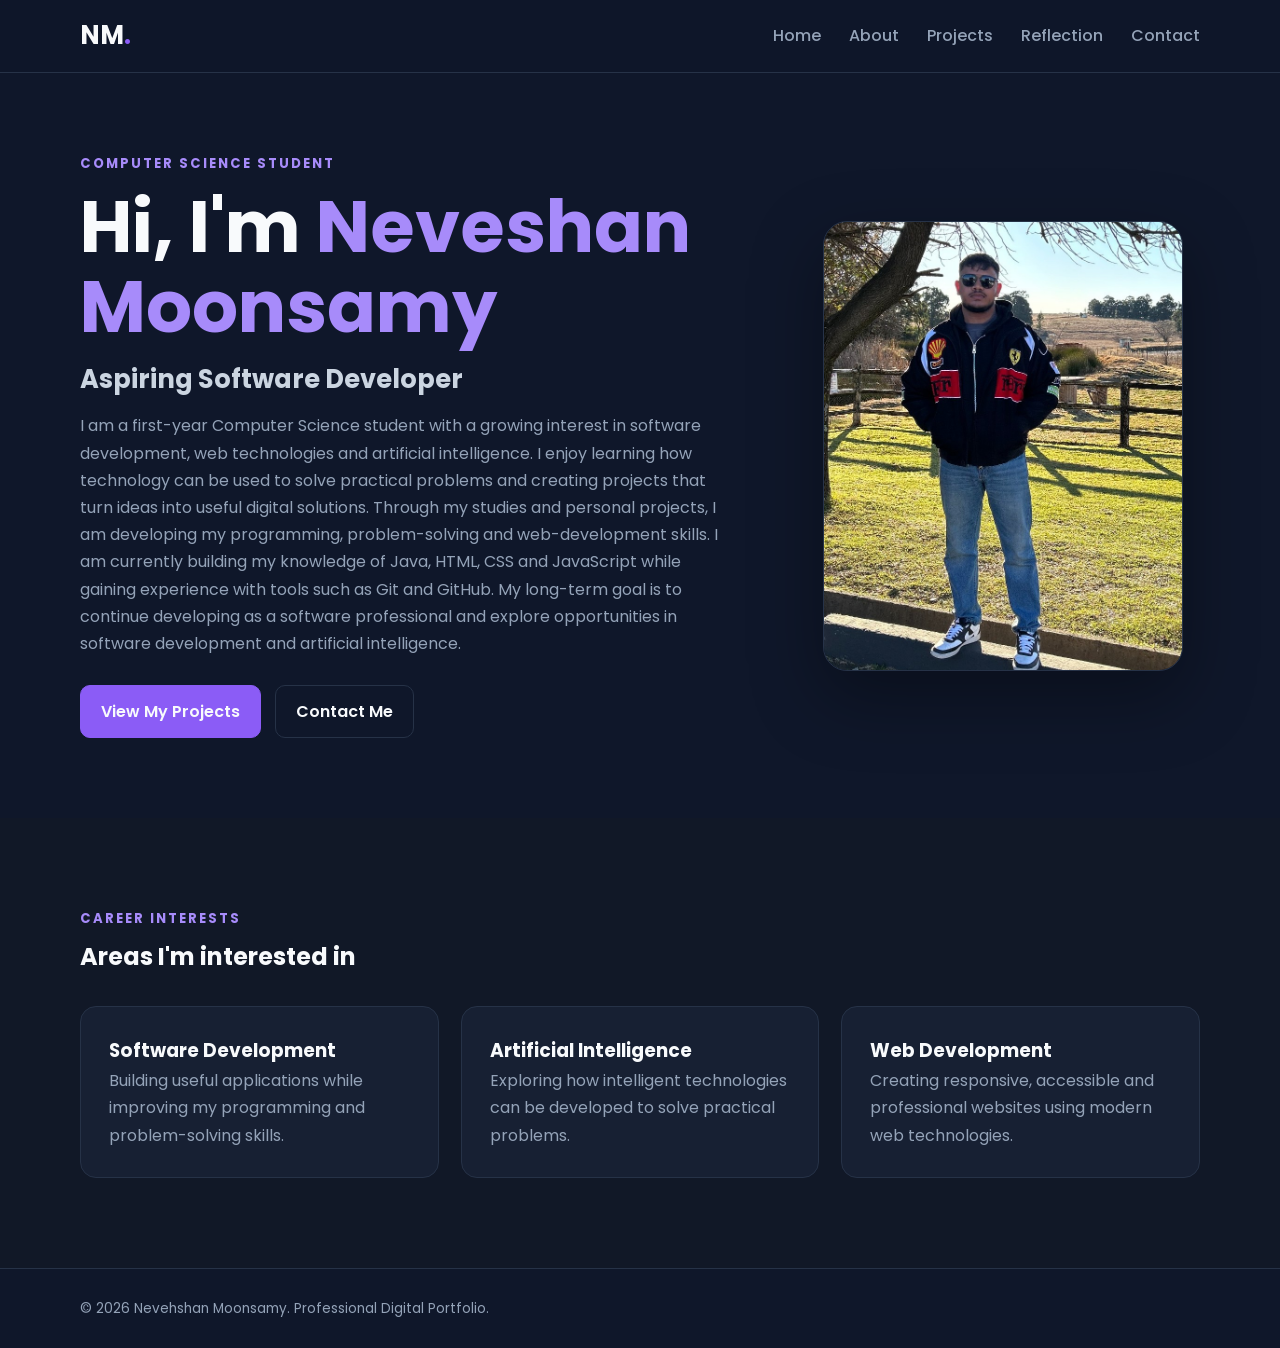
<file: index.html>
<!DOCTYPE html>
<html lang="en">
<head>
  <meta charset="UTF-8">
  <meta name="viewport" content="width=device-width, initial-scale=1.0">
  <meta name="description" content="Professional portfolio of Nevehshan Moonsamy, a Computer Science student and aspiring software developer.">
  <title>Home | Nevehshan Moonsamy</title>
  <link rel="preconnect" href="https://fonts.googleapis.com">
  <link rel="preconnect" href="https://fonts.gstatic.com" crossorigin>
  <link href="https://fonts.googleapis.com/css2?family=Poppins:wght@400;500;600;700&display=swap" rel="stylesheet">
  <link rel="stylesheet" href="style.css">
</head>
<body>
<header class="site-header">
  <nav class="navbar container" aria-label="Main navigation">
    <a class="brand" href="index.html">NM<span>.</span></a>
    <button class="menu-toggle" aria-label="Open navigation" aria-expanded="false">☰</button>
    <div class="nav-links">
      <a href="index.html">Home</a>
      <a href="about.html">About</a>
      <a href="projects.html">Projects</a>
      <a href="reflection.html">Reflection</a>
      <a href="contact.html">Contact</a>
    </div>
  </nav>
</header>
<main>

<section class="hero container">
  <div class="hero-text">
    <p class="eyebrow">COMPUTER SCIENCE STUDENT</p>
    <h1>Hi, I'm <span>Neveshan Moonsamy</span></h1>
    <h2>Aspiring Software Developer</h2>
    <p class="lead">I am a first-year Computer Science student with a growing interest in software development, web technologies and artificial intelligence. I enjoy learning how technology can be used to solve practical problems and creating projects that turn ideas into useful digital solutions. Through my studies and personal projects, I am developing my programming, problem-solving and web-development skills. I am currently building my knowledge of Java, HTML, CSS and JavaScript while gaining experience with tools such as Git and GitHub. My long-term goal is to continue developing as a software professional and explore opportunities in software development and artificial intelligence.</p>
    <div class="button-row">
      <a class="button primary" href="projects.html">View My Projects</a>
      <a class="button secondary" href="contact.html">Contact Me</a>
    </div>
  </div>
  <div class="hero-image">
    <img src="images/profile.jpg" alt="Professional portrait of Nevehshan Moonsamy">
  </div>
</section>

<section class="section alt">
  <div class="container">
    <p class="eyebrow">CAREER INTERESTS</p>
    <h2>Areas I'm interested in</h2>
    <div class="interest-grid">
      <div class="card"><h3>Software Development</h3><p>Building useful applications while improving my programming and problem-solving skills.</p></div>
      <div class="card"><h3>Artificial Intelligence</h3><p>Exploring how intelligent technologies can be developed to solve practical problems.</p></div>
      <div class="card"><h3>Web Development</h3><p>Creating responsive, accessible and professional websites using modern web technologies.</p></div>
    </div>
  </div>
</section>

</main>
<footer class="footer">
  <div class="container">
    <p>© 2026 Nevehshan Moonsamy. Professional Digital Portfolio.</p>
  </div>
</footer>
<script src="script.js"></script>
</body>
</html>
</file>
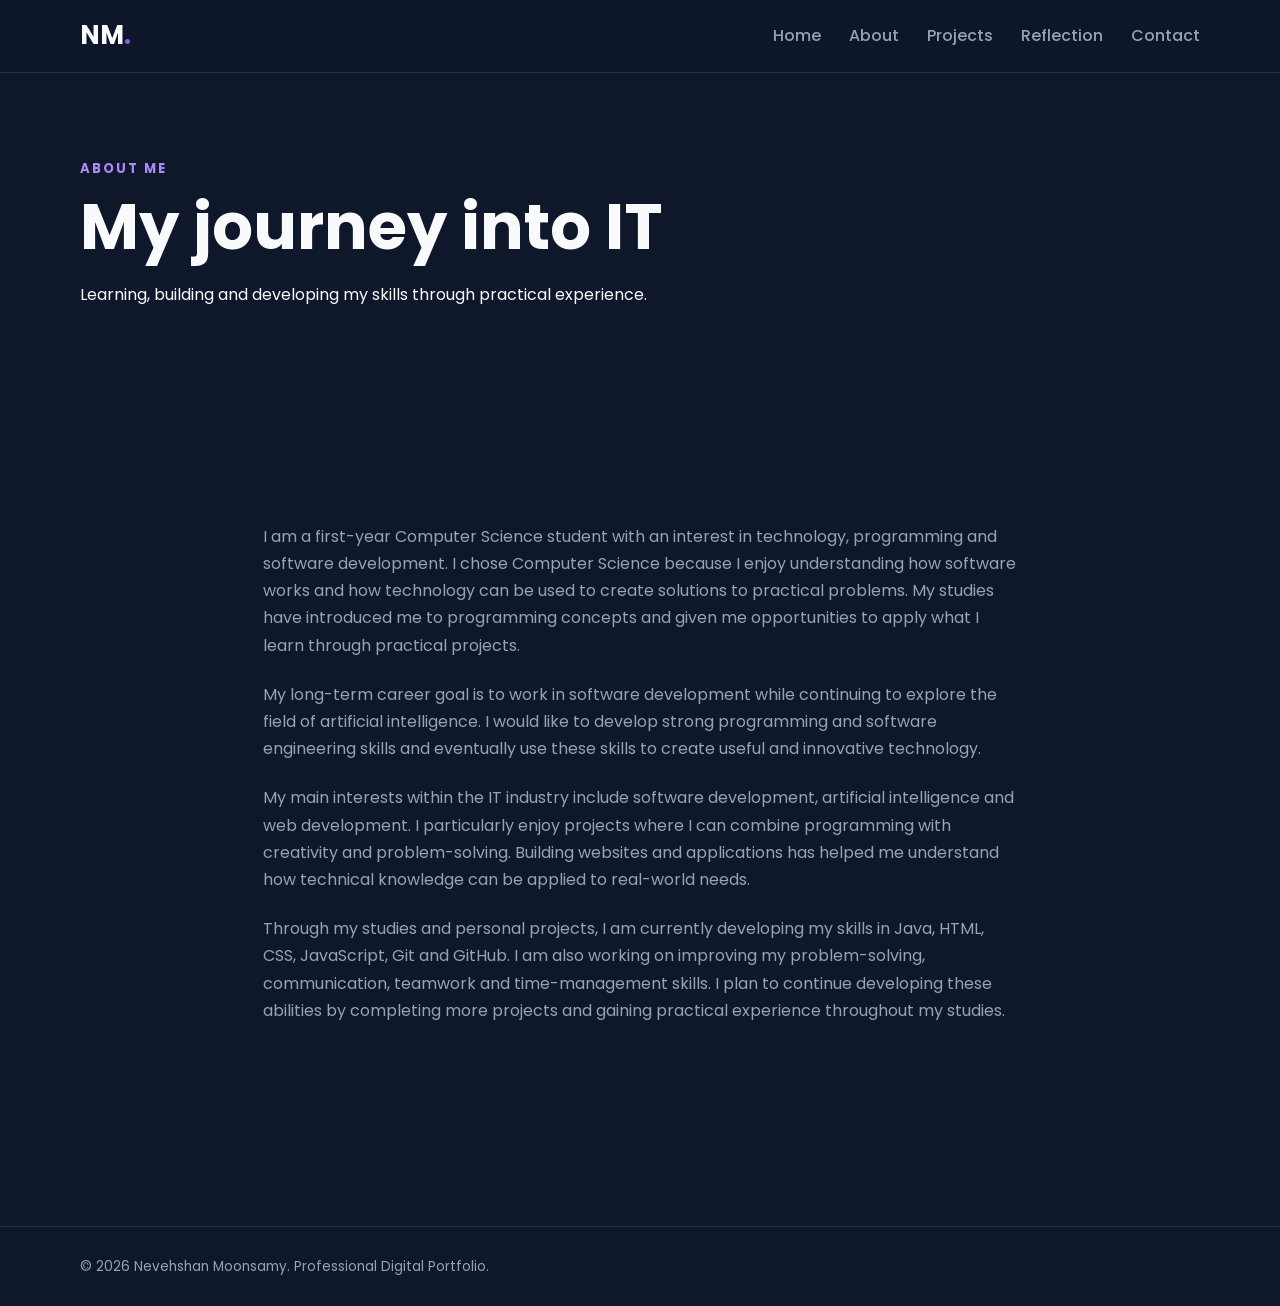
<file: about.html>
<!DOCTYPE html>
<html lang="en">
<head>
  <meta charset="UTF-8">
  <meta name="viewport" content="width=device-width, initial-scale=1.0">
  <meta name="description" content="Learn about Nevehshan Moonsamy's Computer Science studies, career goals, interests and developing IT skills.">
  <title>About Me | Nevehshan Moonsamy</title>
  <link rel="preconnect" href="https://fonts.googleapis.com">
  <link rel="preconnect" href="https://fonts.gstatic.com" crossorigin>
  <link href="https://fonts.googleapis.com/css2?family=Poppins:wght@400;500;600;700&display=swap" rel="stylesheet">
  <link rel="stylesheet" href="style.css">
</head>
<body>
<header class="site-header">
  <nav class="navbar container" aria-label="Main navigation">
    <a class="brand" href="index.html">NM<span>.</span></a>
    <button class="menu-toggle" aria-label="Open navigation" aria-expanded="false">☰</button>
    <div class="nav-links">
      <a href="index.html">Home</a>
      <a href="about.html">About</a>
      <a href="projects.html">Projects</a>
      <a href="reflection.html">Reflection</a>
      <a href="contact.html">Contact</a>
    </div>
  </nav>
</header>
<main>

<section class="page-hero container">
  <p class="eyebrow">ABOUT ME</p>
  <h1>My journey into IT</h1>
  <p>Learning, building and developing my skills through practical experience.</p>
</section>
<section class="section container narrow">
  <section class="section container narrow">

  <p>
    I am a first-year Computer Science student with an interest in technology,
    programming and software development. I chose Computer Science because I
    enjoy understanding how software works and how technology can be used to
    create solutions to practical problems. My studies have introduced me to
    programming concepts and given me opportunities to apply what I learn
    through practical projects.
  </p>

  <p>
    My long-term career goal is to work in software development while
    continuing to explore the field of artificial intelligence. I would like
    to develop strong programming and software engineering skills and
    eventually use these skills to create useful and innovative technology.
  </p>

  <p>
    My main interests within the IT industry include software development,
    artificial intelligence and web development. I particularly enjoy
    projects where I can combine programming with creativity and
    problem-solving. Building websites and applications has helped me
    understand how technical knowledge can be applied to real-world needs.
  </p>

  <p>
    Through my studies and personal projects, I am currently developing my
    skills in Java, HTML, CSS, JavaScript, Git and GitHub. I am also working
    on improving my problem-solving, communication, teamwork and
    time-management skills. I plan to continue developing these abilities by
    completing more projects and gaining practical experience throughout my
    studies.
  </p>

</section>


</main>
<footer class="footer">
  <div class="container">
    <p>© 2026 Nevehshan Moonsamy. Professional Digital Portfolio.</p>
  </div>
</footer>
<script src="script.js"></script>
</body>
</html>
</file>
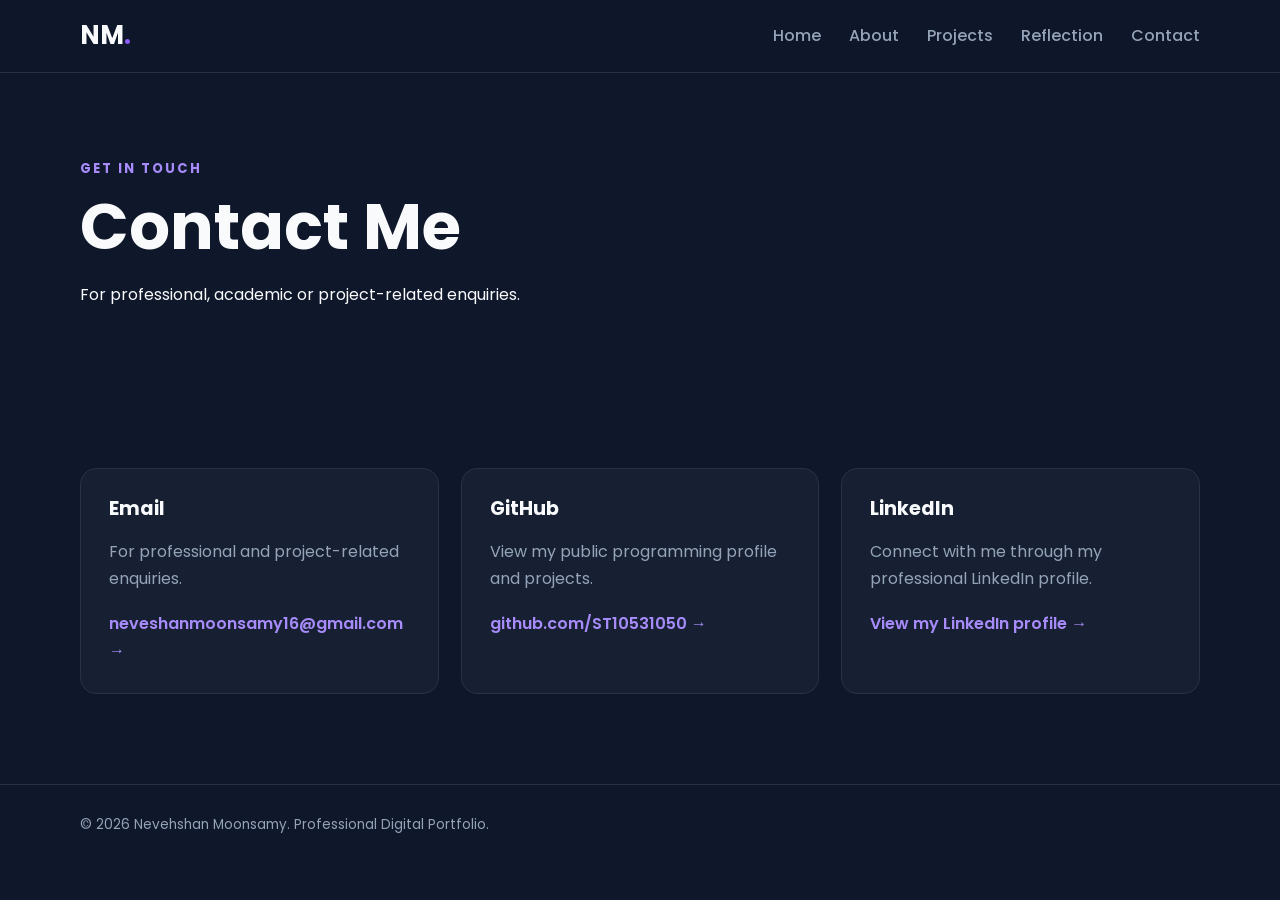
<file: contact.html>
<!DOCTYPE html>
<html lang="en">
<head>
  <meta charset="UTF-8">
  <meta name="viewport" content="width=device-width, initial-scale=1.0">
  <meta name="description" content="Contact information and professional profile links for Nevehshan Moonsamy.">
  <title>Contact | Nevehshan Moonsamy</title>
  <link rel="preconnect" href="https://fonts.googleapis.com">
  <link rel="preconnect" href="https://fonts.gstatic.com" crossorigin>
  <link href="https://fonts.googleapis.com/css2?family=Poppins:wght@400;500;600;700&display=swap" rel="stylesheet">
  <link rel="stylesheet" href="style.css">
</head>
<body>
<header class="site-header">
  <nav class="navbar container" aria-label="Main navigation">
    <a class="brand" href="index.html">NM<span>.</span></a>
    <button class="menu-toggle" aria-label="Open navigation" aria-expanded="false">☰</button>
    <div class="nav-links">
      <a href="index.html">Home</a>
      <a href="about.html">About</a>
      <a href="projects.html">Projects</a>
      <a href="reflection.html">Reflection</a>
      <a href="contact.html">Contact</a>
    </div>
  </nav>
</header>
<main>

<section class="page-hero container">
  <p class="eyebrow">GET IN TOUCH</p>
  <h1>Contact Me</h1>
  <p>For professional, academic or project-related enquiries.</p>
</section>
<section class="section container">
  <div class="contact-grid">
    <div class="card contact-card">
      <h2>Email</h2>
      <p>For professional and project-related enquiries.</p>
      <a class="text-link" href="mailto:neveshanmoonsamy16@gmail.com">neveshanmoonsamy16@gmail.com →</a>
    </div>
    <div class="card contact-card">
      <h2>GitHub</h2>
      <p>View my public programming profile and projects.</p>
      <a class="text-link" href="https://github.com/ST10531050" target="_blank" rel="noopener">github.com/ST10531050 →</a>
    </div>
    <div class="card contact-card">
  <h2>LinkedIn</h2>
  <p>Connect with me through my professional LinkedIn profile.</p>
  <a
    class="text-link"
    href="https://www.linkedin.com/in/neveshan-moonsamy-198989316/"
    target="_blank"
    rel="noopener"
  >
    View my LinkedIn profile →
  </a>
</div>
  </div>
</section>

</main>
<footer class="footer">
  <div class="container">
    <p>© 2026 Nevehshan Moonsamy. Professional Digital Portfolio.</p>
  </div>
</footer>
<script src="script.js"></script>
</body>
</html>
</file>
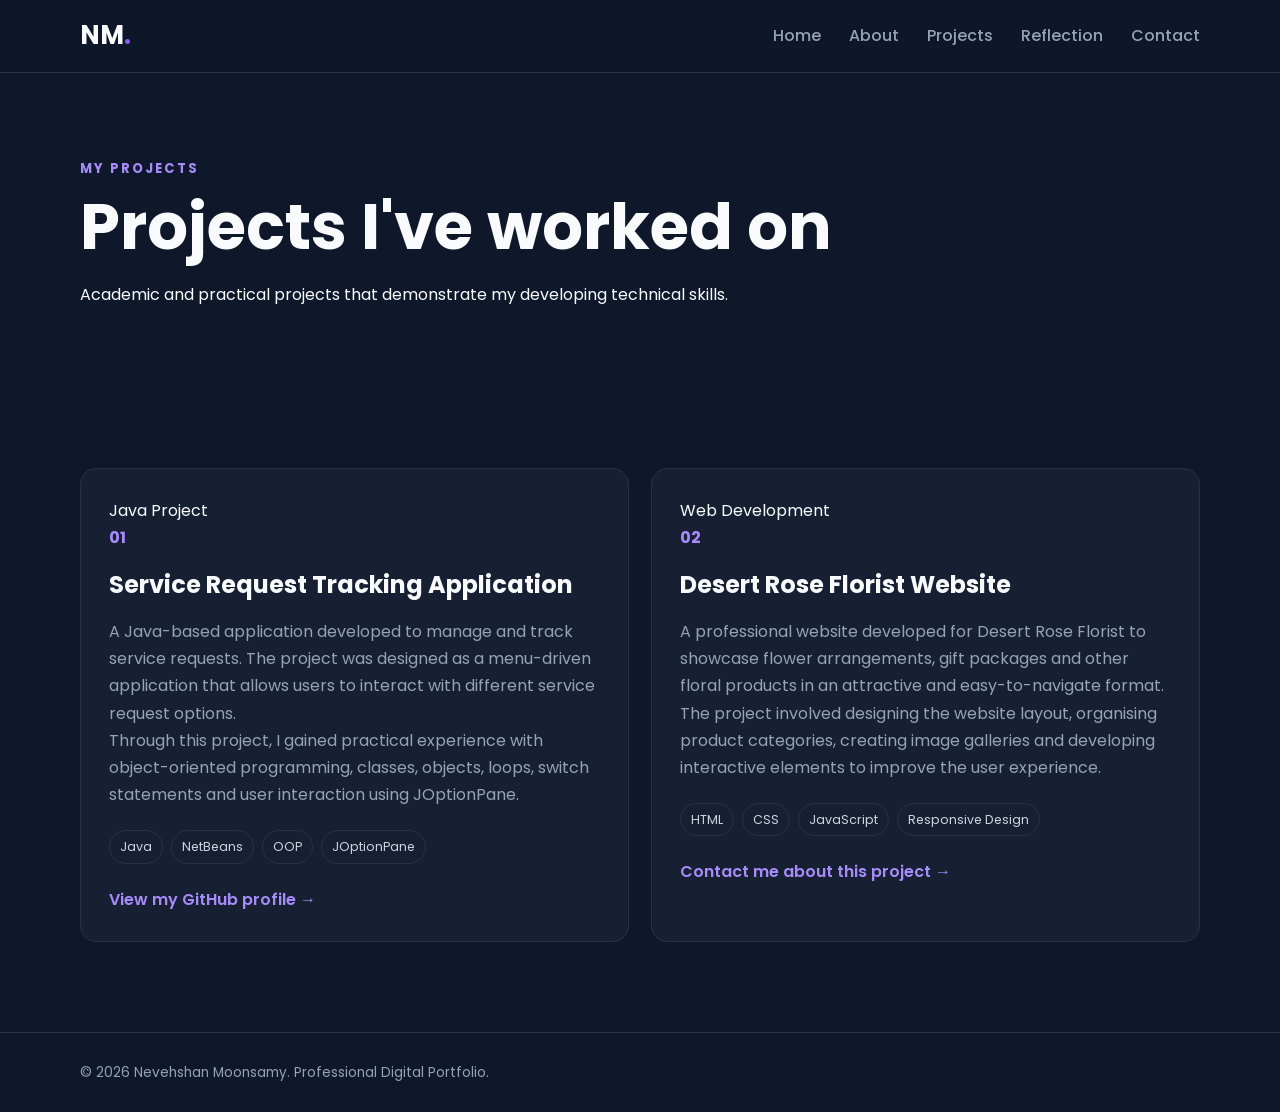
<file: projects.html>
<!DOCTYPE html>
<html lang="en">
<head>
  <meta charset="UTF-8">
  <meta name="viewport" content="width=device-width, initial-scale=1.0">
  <meta name="description" content="Portfolio projects by Nevehshan Moonsamy, including Java programming and the Desert Rose Florist website.">
  <title>Projects | Nevehshan Moonsamy</title>
  <link rel="preconnect" href="https://fonts.googleapis.com">
  <link rel="preconnect" href="https://fonts.gstatic.com" crossorigin>
  <link href="https://fonts.googleapis.com/css2?family=Poppins:wght@400;500;600;700&display=swap" rel="stylesheet">
  <link rel="stylesheet" href="style.css">
</head>
<body>
<header class="site-header">
  <nav class="navbar container" aria-label="Main navigation">
    <a class="brand" href="index.html">NM<span>.</span></a>
    <button class="menu-toggle" aria-label="Open navigation" aria-expanded="false">☰</button>
    <div class="nav-links">
      <a href="index.html">Home</a>
      <a href="about.html">About</a>
      <a href="projects.html">Projects</a>
      <a href="reflection.html">Reflection</a>
      <a href="contact.html">Contact</a>
    </div>
  </nav>
</header>
<main>

<section class="page-hero container">
  <p class="eyebrow">MY PROJECTS</p>
  <h1>Projects I've worked on</h1>
  <p>Academic and practical projects that demonstrate my developing technical skills.</p>
</section>
<section class="section container">

  <div class="project-grid">

    <!-- Project 1 -->
    <article class="project-card">

      <div class="project-image placeholder-image">
        <span>Java Project</span>
      </div>

      <div class="project-number">01</div>

      <h2>Service Request Tracking Application</h2>

      <p>
        A Java-based application developed to manage and track service
        requests. The project was designed as a menu-driven application
        that allows users to interact with different service request
        options.
      </p>

      <p>
        Through this project, I gained practical experience with
        object-oriented programming, classes, objects, loops, switch
        statements and user interaction using JOptionPane.
      </p>

      <div class="tags">
        <span>Java</span>
        <span>NetBeans</span>
        <span>OOP</span>
        <span>JOptionPane</span>
      </div>

      <a
        class="text-link"
        href="https://github.com/ST10531050"
        target="_blank"
        rel="noopener"
      >
        View my GitHub profile →
      </a>

    </article>


    <!-- Project 2 -->
    <article class="project-card">

      <div class="project-image placeholder-image">
        <span>Web Development</span>
      </div>

      <div class="project-number">02</div>

      <h2>Desert Rose Florist Website</h2>

      <p>
        A professional website developed for Desert Rose Florist to
        showcase flower arrangements, gift packages and other floral
        products in an attractive and easy-to-navigate format.
      </p>

      <p>
        The project involved designing the website layout, organising
        product categories, creating image galleries and developing
        interactive elements to improve the user experience.
      </p>

      <div class="tags">
        <span>HTML</span>
        <span>CSS</span>
        <span>JavaScript</span>
        <span>Responsive Design</span>
      </div>

      <a class="text-link" href="contact.html">
        Contact me about this project →
      </a>

    </article>

  </div>

</section>

</main>
<footer class="footer">
  <div class="container">
    <p>© 2026 Nevehshan Moonsamy. Professional Digital Portfolio.</p>
  </div>
</footer>
<script src="script.js"></script>
</body>
</html>
</file>
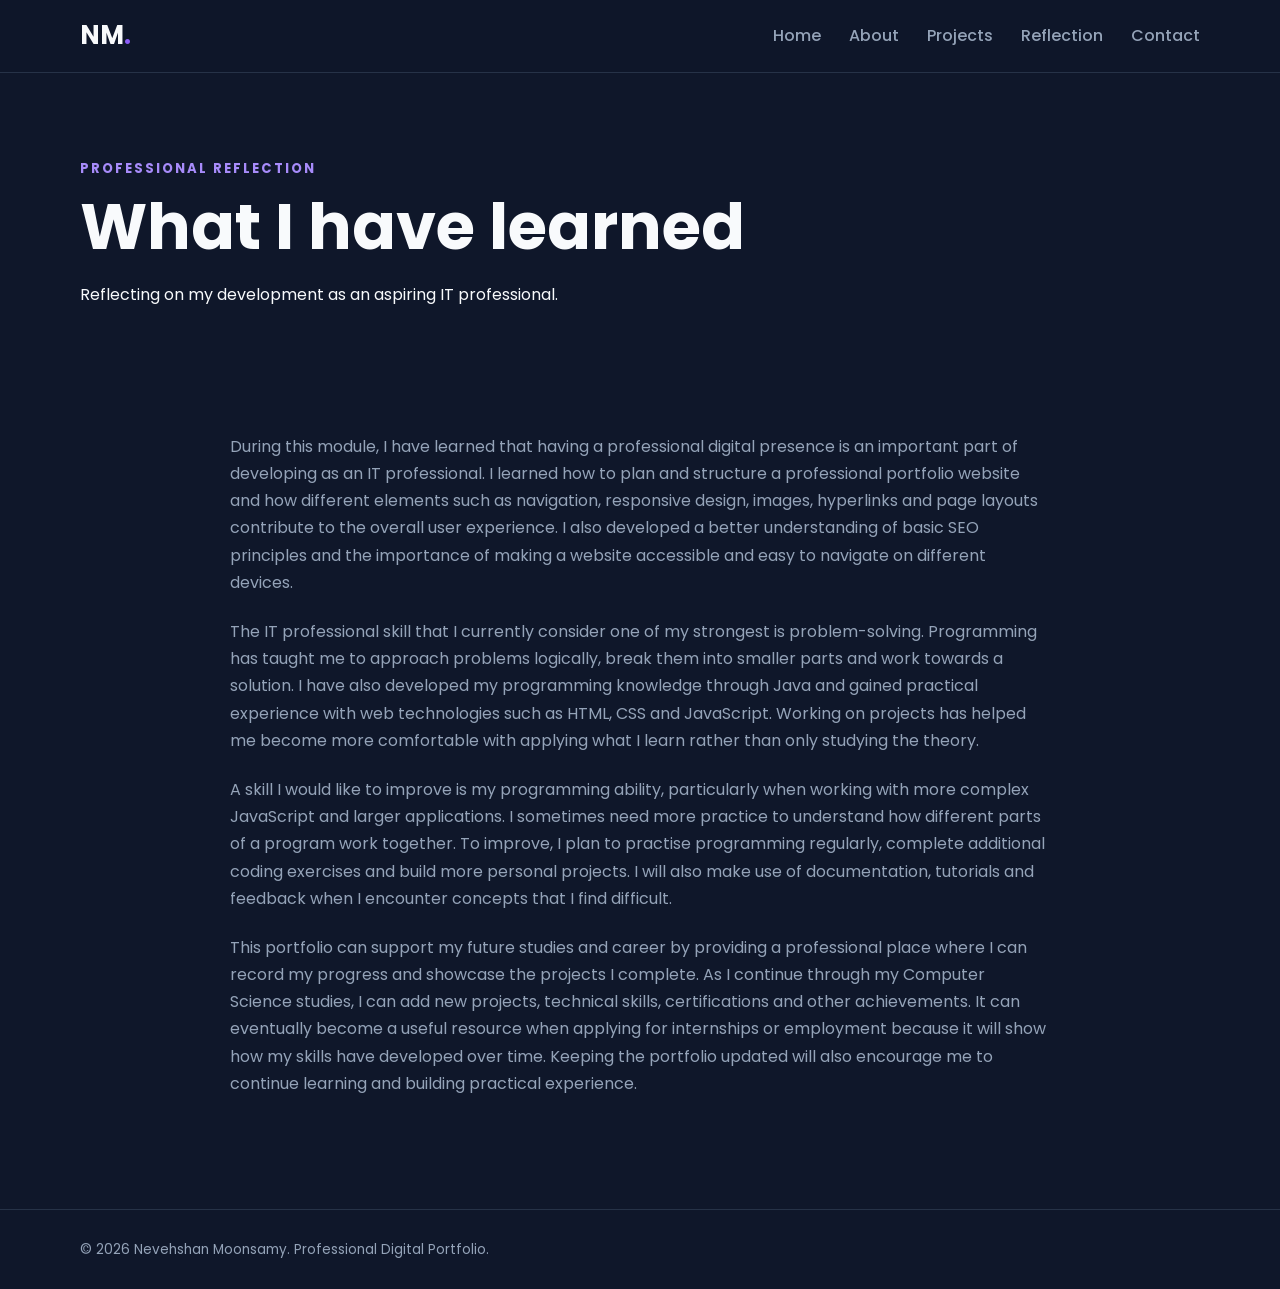
<file: reflection.html>
<!DOCTYPE html>
<html lang="en">
<head>
  <meta charset="UTF-8">
  <meta name="viewport" content="width=device-width, initial-scale=1.0">
  <meta name="description" content="Professional development reflection by Nevehshan Moonsamy on learning, skills and future career development.">
  <title>Reflection | Nevehshan Moonsamy</title>
  <link rel="preconnect" href="https://fonts.googleapis.com">
  <link rel="preconnect" href="https://fonts.gstatic.com" crossorigin>
  <link href="https://fonts.googleapis.com/css2?family=Poppins:wght@400;500;600;700&display=swap" rel="stylesheet">
  <link rel="stylesheet" href="style.css">
</head>
<body>
<header class="site-header">
  <nav class="navbar container" aria-label="Main navigation">
    <a class="brand" href="index.html">NM<span>.</span></a>
    <button class="menu-toggle" aria-label="Open navigation" aria-expanded="false">☰</button>
    <div class="nav-links">
      <a href="index.html">Home</a>
      <a href="about.html">About</a>
      <a href="projects.html">Projects</a>
      <a href="reflection.html">Reflection</a>
      <a href="contact.html">Contact</a>
    </div>
  </nav>
</header>
<main>

<section class="page-hero container">
  <p class="eyebrow">PROFESSIONAL REFLECTION</p>
  <h1>What I have learned</h1>
  <p>Reflecting on my development as an aspiring IT professional.</p>
</section>
<section class="section container narrow reflection">

  <p>
    During this module, I have learned that having a professional digital
    presence is an important part of developing as an IT professional. I
    learned how to plan and structure a professional portfolio website and
    how different elements such as navigation, responsive design, images,
    hyperlinks and page layouts contribute to the overall user experience.
    I also developed a better understanding of basic SEO principles and the
    importance of making a website accessible and easy to navigate on
    different devices.
  </p>

  <p>
    The IT professional skill that I currently consider one of my strongest
    is problem-solving. Programming has taught me to approach problems
    logically, break them into smaller parts and work towards a solution.
    I have also developed my programming knowledge through Java and gained
    practical experience with web technologies such as HTML, CSS and
    JavaScript. Working on projects has helped me become more comfortable
    with applying what I learn rather than only studying the theory.
  </p>

  <p>
    A skill I would like to improve is my programming ability, particularly
    when working with more complex JavaScript and larger applications. I
    sometimes need more practice to understand how different parts of a
    program work together. To improve, I plan to practise programming
    regularly, complete additional coding exercises and build more personal
    projects. I will also make use of documentation, tutorials and feedback
    when I encounter concepts that I find difficult.
  </p>

  <p>
    This portfolio can support my future studies and career by providing a
    professional place where I can record my progress and showcase the
    projects I complete. As I continue through my Computer Science studies,
    I can add new projects, technical skills, certifications and other
    achievements. It can eventually become a useful resource when applying
    for internships or employment because it will show how my skills have
    developed over time. Keeping the portfolio updated will also encourage
    me to continue learning and building practical experience.
  </p>

</section>

</section>

</main>
<footer class="footer">
  <div class="container">
    <p>© 2026 Nevehshan Moonsamy. Professional Digital Portfolio.</p>
  </div>
</footer>
<script src="script.js"></script>
</body>
</html>
</file>
<file: style.css>
:root{--bg:#0f172a;--panel:#111827;--panel2:#172033;--text:#f8fafc;--muted:#94a3b8;--accent:#8b5cf6;--accent2:#a78bfa;--border:#263247}
*{box-sizing:border-box;margin:0;padding:0}
html{scroll-behavior:smooth}
body{font-family:Poppins,sans-serif;background:var(--bg);color:var(--text);line-height:1.7}
a{color:inherit;text-decoration:none}
.container{width:min(1120px,92%);margin:auto}
.site-header{position:sticky;top:0;z-index:10;background:rgba(15,23,42,.94);backdrop-filter:blur(10px);border-bottom:1px solid var(--border)}
.navbar{min-height:72px;display:flex;align-items:center;justify-content:space-between}
.brand{font-size:1.6rem;font-weight:700}.brand span{color:var(--accent)}
.nav-links{display:flex;gap:28px}.nav-links a{color:var(--muted);font-weight:500}.nav-links a:hover{color:var(--text)}
.menu-toggle{display:none;background:none;border:0;color:var(--text);font-size:1.5rem}
.hero{min-height:650px;display:grid;grid-template-columns:1.25fr .75fr;align-items:center;gap:70px;padding:80px 0}
.eyebrow{color:var(--accent2);font-size:.82rem;font-weight:700;letter-spacing:2px;margin-bottom:12px}
h1{font-size:clamp(2.5rem,6vw,4.5rem);line-height:1.1;margin-bottom:18px}
h1 span{color:var(--accent2)}h2{line-height:1.2;margin-bottom:18px}
.hero h2{font-size:1.6rem;color:#cbd5e1}.lead{color:var(--muted);max-width:680px;margin-bottom:14px}
.hero-image{display:flex;justify-content:center}.hero-image img{width:min(360px,100%);aspect-ratio:4/5;object-fit:cover;border-radius:24px;border:1px solid var(--border);box-shadow:0 25px 70px rgba(0,0,0,.35)}
.button-row{display:flex;gap:14px;margin-top:28px;flex-wrap:wrap}.button{padding:12px 20px;border-radius:10px;font-weight:600;border:1px solid var(--border)}.primary{background:var(--accent);border-color:var(--accent)}.primary:hover{background:var(--accent2)}.secondary:hover{border-color:var(--accent)}
.section{padding:90px 0}.alt{background:var(--panel)}
.interest-grid,.project-grid,.contact-grid{display:grid;grid-template-columns:repeat(3,1fr);gap:22px;margin-top:35px}
.card,.project-card{background:var(--panel2);border:1px solid var(--border);border-radius:16px;padding:28px}
.card p,.project-card p,.narrow p{color:var(--muted)}
.page-hero{padding:85px 0 35px}.page-hero h1{font-size:clamp(2.5rem,5vw,4rem)}
.narrow{max-width:820px}.narrow p{margin-bottom:22px}
.project-grid{grid-template-columns:repeat(2,1fr)}.project-number{color:var(--accent2);font-weight:700;margin-bottom:20px}
.tags{display:flex;gap:8px;flex-wrap:wrap;margin:22px 0}.tags span{font-size:.78rem;padding:5px 10px;border:1px solid var(--border);border-radius:999px;color:#cbd5e1}
.text-link{color:var(--accent2);font-weight:600}.text-link:hover{color:var(--text)}.muted{color:var(--muted)}
.contact-grid{grid-template-columns:repeat(3,1fr)}.contact-card h2{font-size:1.2rem}.contact-card p{margin-bottom:18px}
.footer{border-top:1px solid var(--border);padding:28px 0;color:var(--muted);font-size:.85rem}
@media(max-width:800px){
 .menu-toggle{display:block}.nav-links{display:none;position:absolute;top:72px;left:0;right:0;background:var(--bg);padding:20px 4%;border-bottom:1px solid var(--border);flex-direction:column;gap:14px}.nav-links.open{display:flex}
 .hero{grid-template-columns:1fr;padding:60px 0}.hero-image{order:-1}.hero-image img{width:240px}
 .interest-grid,.project-grid,.contact-grid{grid-template-columns:1fr}.section{padding:65px 0}
}
</file>
